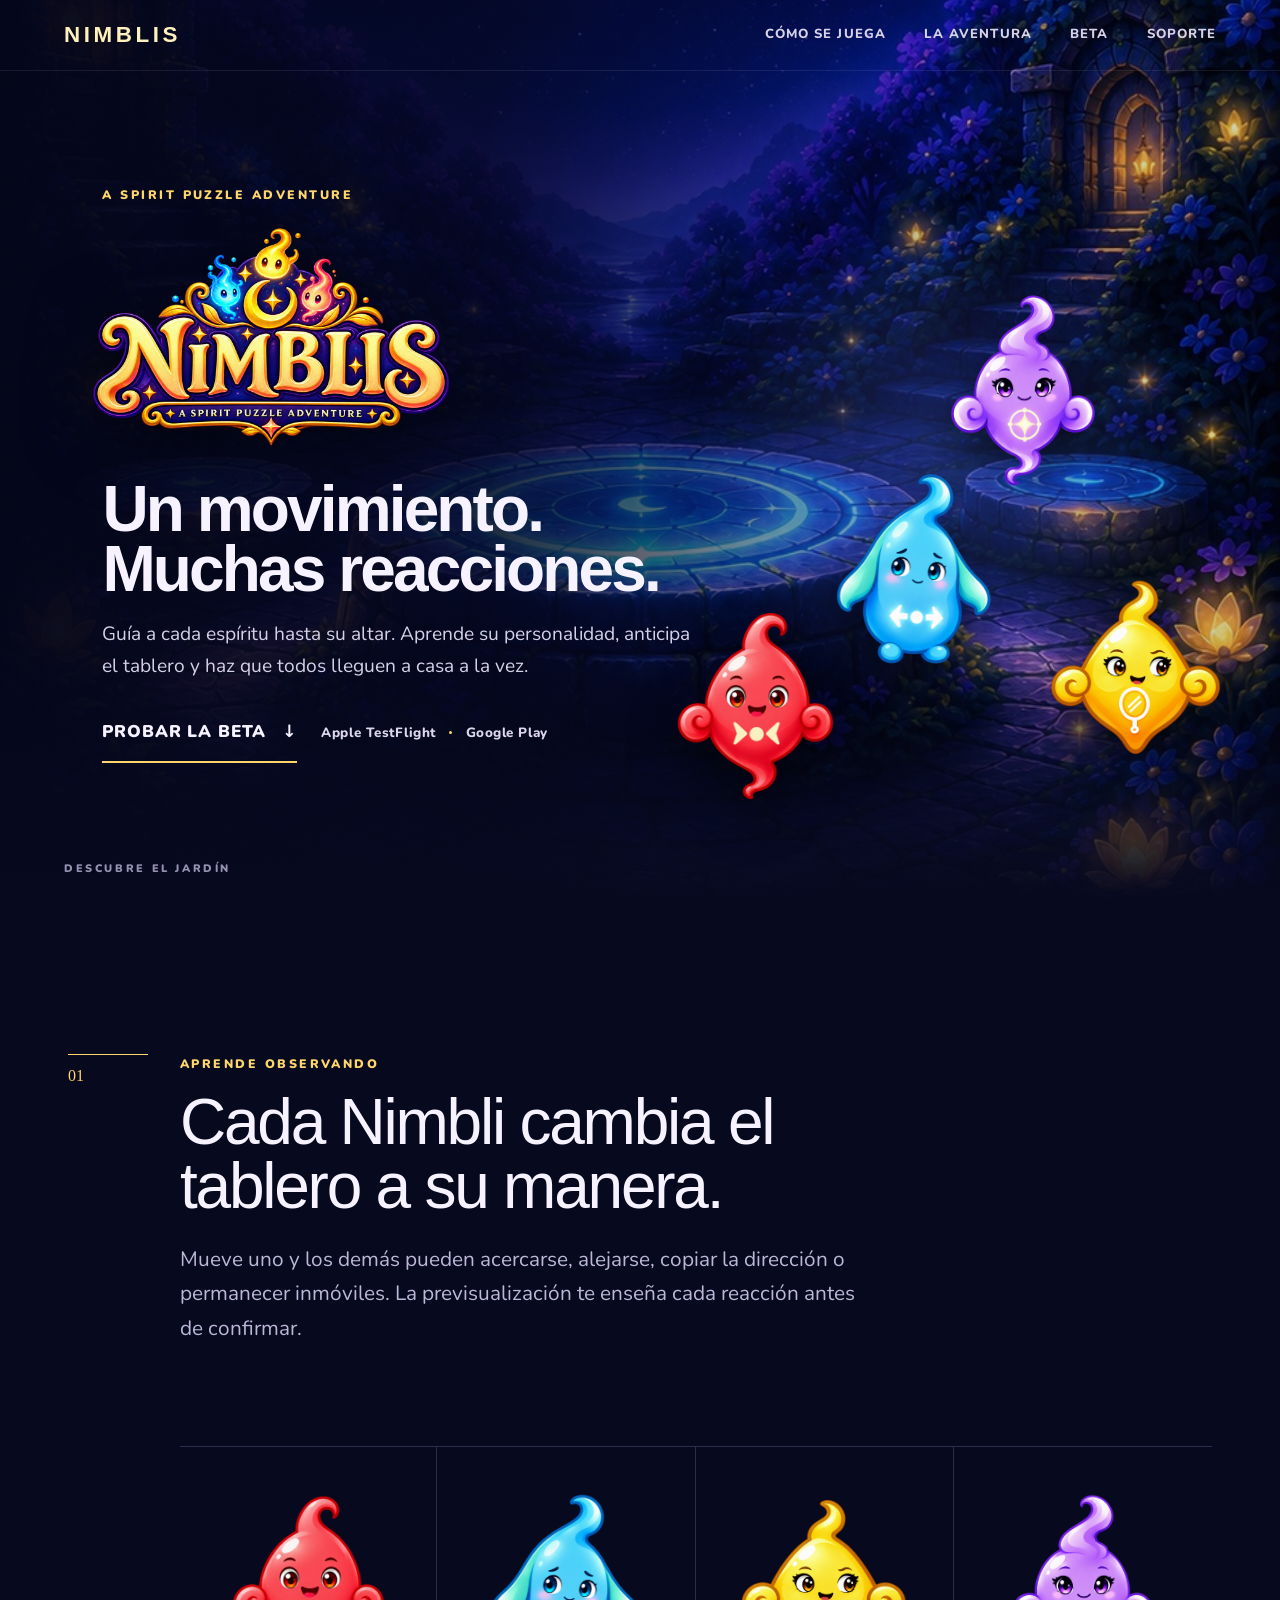
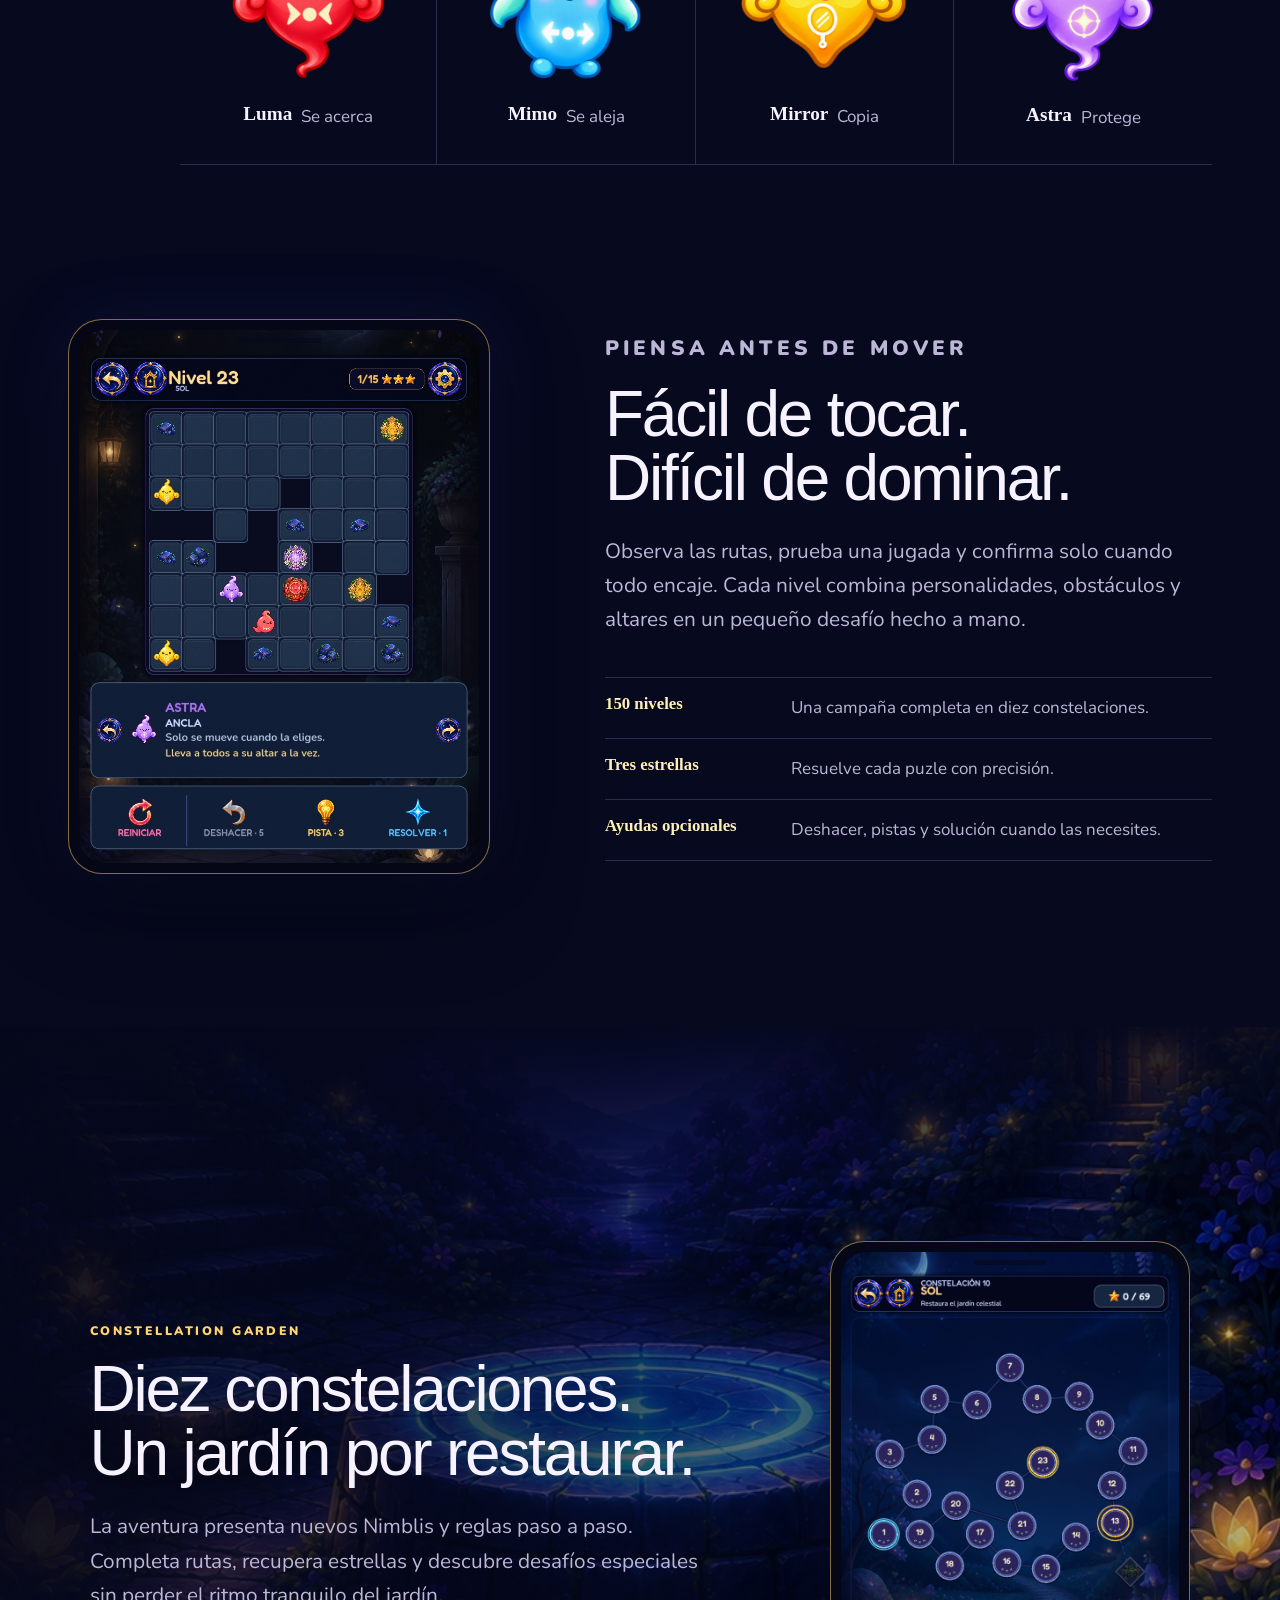
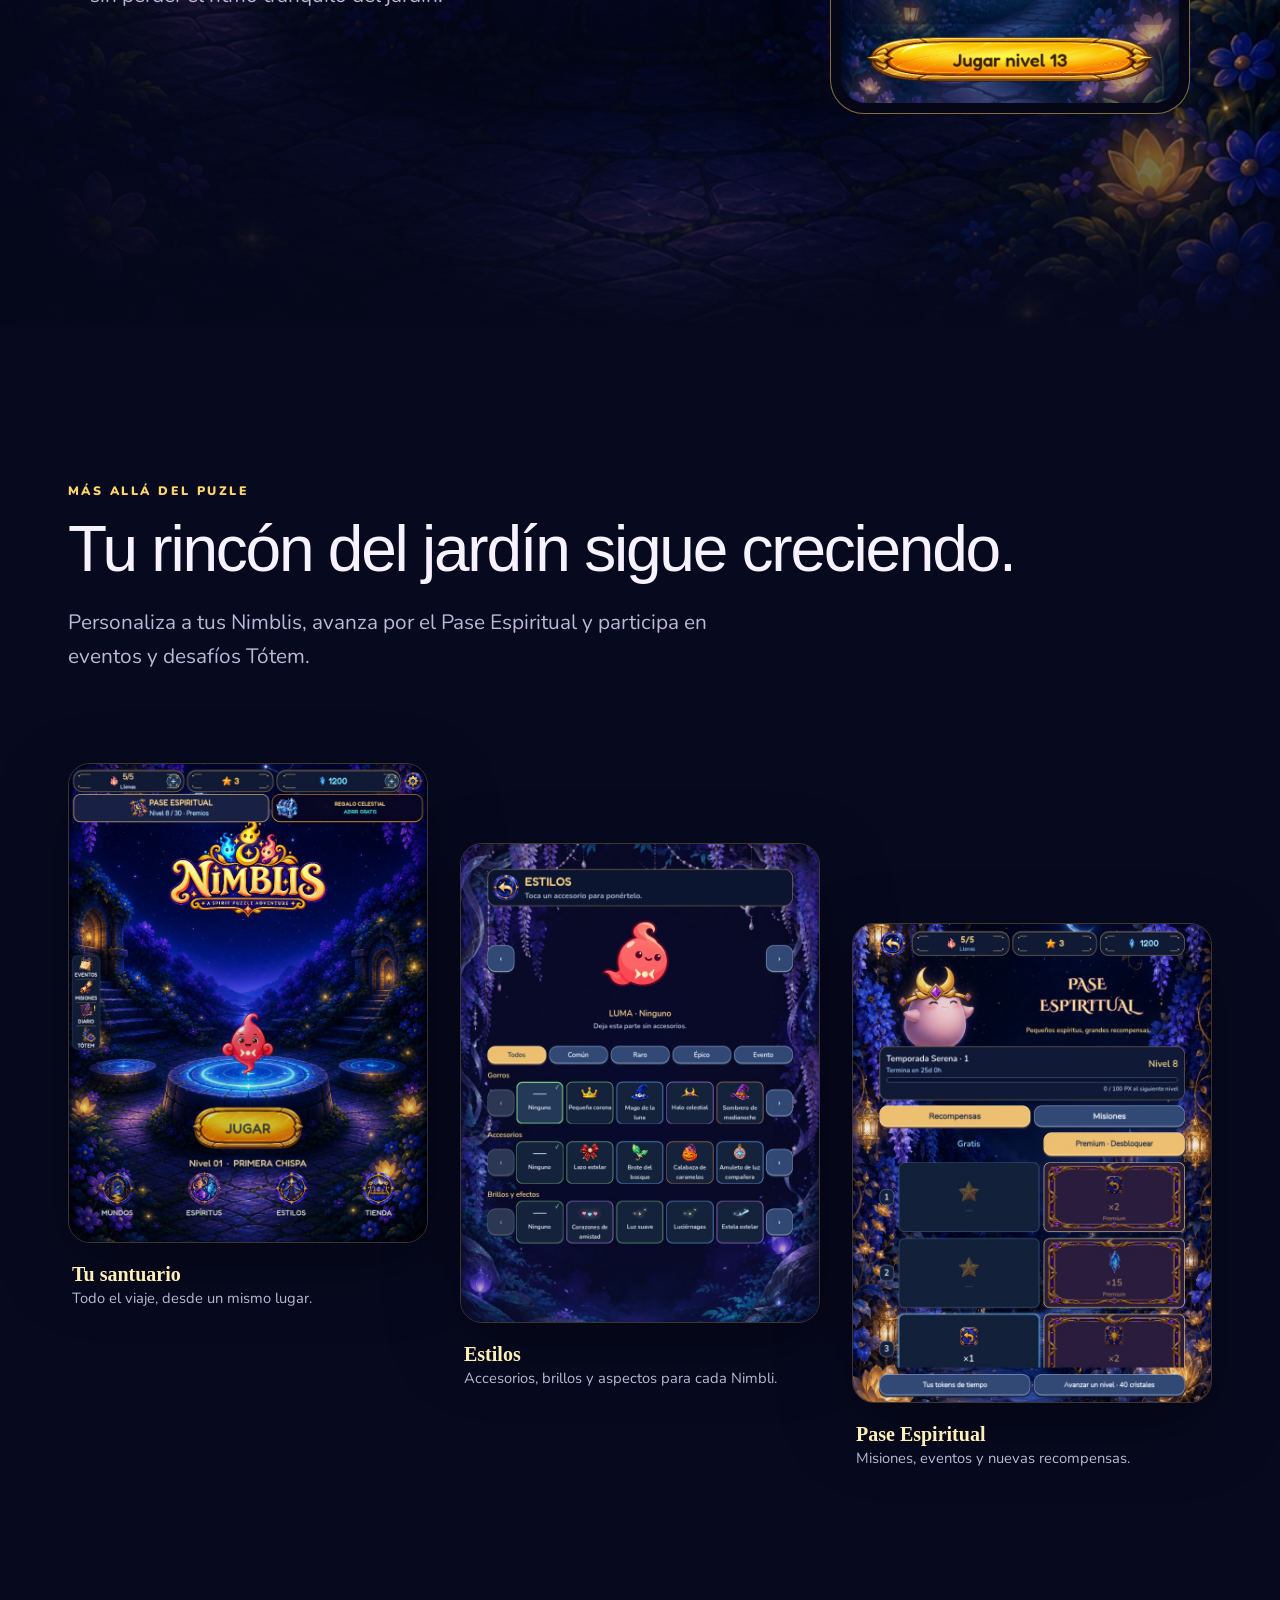
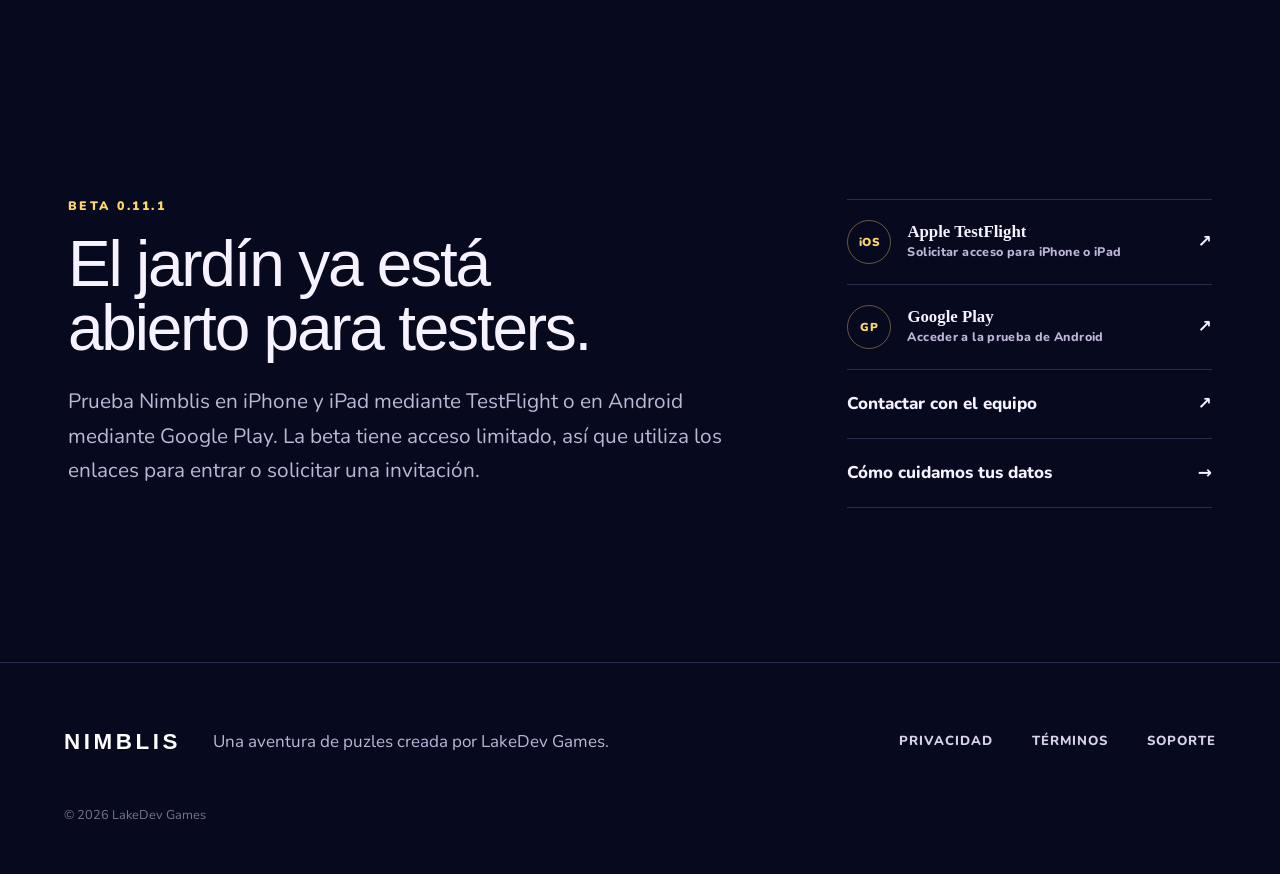
<file: index.html>
<!doctype html>
<html lang="es">
<head>
  <meta charset="utf-8">
  <meta name="viewport" content="width=device-width, initial-scale=1">
  <meta name="theme-color" content="#080b2b">
  <meta name="description" content="Nimblis es una aventura de puzles sobre pequeños espíritus que se mueven juntos. Beta disponible para iPhone, iPad y Android.">
  <meta property="og:title" content="Nimblis · A Spirit Puzzle Adventure">
  <meta property="og:description" content="Descubre cómo se relacionan, anticipa cada reacción y guía a todos los Nimblis hasta su altar. Prueba la beta en TestFlight y Google Play.">
  <meta property="og:image" content="assets/app-icon.png">
  <title>Nimblis · A Spirit Puzzle Adventure</title>
  <link rel="icon" href="assets/app-icon.png">
  <link rel="stylesheet" href="styles.css">
</head>
<body>
  <a class="skip-link" href="#main">Saltar al contenido</a>
  <header class="site-header" data-header>
    <a class="wordmark" href="index.html" aria-label="Nimblis, inicio">NIMBLIS</a>
    <nav aria-label="Navegación principal">
      <a href="#como-se-juega">Cómo se juega</a>
      <a href="#aventura">La aventura</a>
      <a href="#beta">Beta</a>
      <a href="support.html">Soporte</a>
    </nav>
  </header>

  <main id="main">
    <section class="hero" aria-labelledby="hero-title">
      <div class="hero-glow" aria-hidden="true"></div>
      <div class="hero-copy" data-reveal>
        <p class="eyebrow">A SPIRIT PUZZLE ADVENTURE</p>
        <img class="hero-logo" src="assets/nimblis-logo.png" alt="Nimblis">
        <h1 id="hero-title">Un movimiento.<br>Muchas reacciones.</h1>
        <p class="hero-lede">Guía a cada espíritu hasta su altar. Aprende su personalidad, anticipa el tablero y haz que todos lleguen a casa a la vez.</p>
        <div class="hero-actions">
          <a class="primary-cta" href="#beta">Probar la beta <span aria-hidden="true">↓</span></a>
          <p class="platform-note">Apple TestFlight <i aria-hidden="true"></i> Google Play</p>
        </div>
      </div>
      <div class="spirit-stage" aria-hidden="true" data-depth>
        <img class="spirit spirit-luma" src="assets/luma.png" alt="">
        <img class="spirit spirit-mimo" src="assets/mimo.png" alt="">
        <img class="spirit spirit-mirror" src="assets/mirror.png" alt="">
        <img class="spirit spirit-astra" src="assets/astra.png" alt="">
      </div>
      <p class="scroll-cue" aria-hidden="true">DESCUBRE EL JARDÍN</p>
    </section>

    <section class="rule-section" id="como-se-juega">
      <div class="section-number">01</div>
      <div class="rule-copy" data-reveal>
        <p class="eyebrow">APRENDE OBSERVANDO</p>
        <h2>Cada Nimbli cambia el tablero a su manera.</h2>
        <p>Mueve uno y los demás pueden acercarse, alejarse, copiar la dirección o permanecer inmóviles. La previsualización te enseña cada reacción antes de confirmar.</p>
      </div>
      <div class="spirit-line" aria-label="Los cuatro espíritus de Nimblis">
        <figure data-reveal><img src="assets/luma.png" alt="Luma"><figcaption><strong>Luma</strong><span>Se acerca</span></figcaption></figure>
        <figure data-reveal><img src="assets/mimo.png" alt="Mimo"><figcaption><strong>Mimo</strong><span>Se aleja</span></figcaption></figure>
        <figure data-reveal><img src="assets/mirror.png" alt="Mirror"><figcaption><strong>Mirror</strong><span>Copia</span></figcaption></figure>
        <figure data-reveal><img src="assets/astra.png" alt="Astra"><figcaption><strong>Astra</strong><span>Protege</span></figcaption></figure>
      </div>
    </section>

    <section class="gameplay-section" aria-labelledby="gameplay-title">
      <div class="phone-shot phone-shot-main" data-reveal>
        <img src="assets/game-puzzle.jpg" alt="Un puzle de Nimblis con Luma, Mimo, Mirror y Astra" loading="lazy" decoding="async">
      </div>
      <div class="gameplay-copy" data-reveal>
        <p class="eyebrow">PIENSA ANTES DE MOVER</p>
        <h2 id="gameplay-title">Fácil de tocar. Difícil de dominar.</h2>
        <p>Observa las rutas, prueba una jugada y confirma solo cuando todo encaje. Cada nivel combina personalidades, obstáculos y altares en un pequeño desafío hecho a mano.</p>
        <ul class="feature-list">
          <li><strong>150 niveles</strong><span>Una campaña completa en diez constelaciones.</span></li>
          <li><strong>Tres estrellas</strong><span>Resuelve cada puzle con precisión.</span></li>
          <li><strong>Ayudas opcionales</strong><span>Deshacer, pistas y solución cuando las necesites.</span></li>
        </ul>
      </div>
    </section>

    <section class="journey-section" id="aventura">
      <div class="journey-art" aria-hidden="true"></div>
      <div class="journey-layout">
        <div class="journey-copy" data-reveal>
          <p class="eyebrow">CONSTELLATION GARDEN</p>
          <h2>Diez constelaciones. Un jardín por restaurar.</h2>
          <p>La aventura presenta nuevos Nimblis y reglas paso a paso. Completa rutas, recupera estrellas y descubre desafíos especiales sin perder el ritmo tranquilo del jardín.</p>
        </div>
        <div class="phone-shot journey-phone" data-reveal>
          <img src="assets/game-map.jpg" alt="Mapa de una constelación con sus niveles conectados" loading="lazy" decoding="async">
        </div>
      </div>
    </section>

    <section class="world-section" aria-labelledby="world-title">
      <div class="world-heading" data-reveal>
        <p class="eyebrow">MÁS ALLÁ DEL PUZLE</p>
        <h2 id="world-title">Tu rincón del jardín sigue creciendo.</h2>
        <p>Personaliza a tus Nimblis, avanza por el Pase Espiritual y participa en eventos y desafíos Tótem.</p>
      </div>
      <div class="screen-gallery">
        <figure data-reveal><img src="assets/game-home.jpg" alt="Pantalla principal actual de Nimblis" loading="lazy" decoding="async"><figcaption><strong>Tu santuario</strong><span>Todo el viaje, desde un mismo lugar.</span></figcaption></figure>
        <figure data-reveal><img src="assets/game-styles.jpg" alt="Selección de accesorios para personalizar un Nimbli" loading="lazy" decoding="async"><figcaption><strong>Estilos</strong><span>Accesorios, brillos y aspectos para cada Nimbli.</span></figcaption></figure>
        <figure data-reveal><img src="assets/game-pass.jpg" alt="Recompensas y misiones del Pase Espiritual" loading="lazy" decoding="async"><figcaption><strong>Pase Espiritual</strong><span>Misiones, eventos y nuevas recompensas.</span></figcaption></figure>
      </div>
    </section>

    <section class="beta-section" id="beta">
      <div data-reveal>
        <p class="eyebrow">BETA 0.11.1</p>
        <h2>El jardín ya está abierto para testers.</h2>
        <p>Prueba Nimblis en iPhone y iPad mediante TestFlight o en Android mediante Google Play. La beta tiene acceso limitado, así que utiliza los enlaces para entrar o solicitar una invitación.</p>
      </div>
      <div class="beta-links" data-reveal>
        <a class="store-status" href="mailto:davidlago11@gmail.com?subject=Acceso%20beta%20iOS%20de%20Nimblis"><span class="store-mark">iOS</span><p><strong>Apple TestFlight</strong><small>Solicitar acceso para iPhone o iPad</small></p><b aria-hidden="true">↗</b></a>
        <a class="store-status" href="https://play.google.com/apps/testing/com.lakedevgames.nimblis" target="_blank" rel="noreferrer"><span class="play-mark" aria-hidden="true">GP</span><p><strong>Google Play</strong><small>Acceder a la prueba de Android</small></p><b aria-hidden="true">↗</b></a>
        <a href="mailto:davidlago11@gmail.com?subject=Beta%20Nimblis">Contactar con el equipo <span aria-hidden="true">↗</span></a>
        <a href="privacy.html">Cómo cuidamos tus datos <span aria-hidden="true">→</span></a>
      </div>
    </section>
  </main>

  <footer>
    <a class="wordmark" href="index.html">NIMBLIS</a>
    <p>Una aventura de puzles creada por LakeDev Games.</p>
    <nav aria-label="Legal">
      <a href="privacy.html">Privacidad</a>
      <a href="terms.html">Términos</a>
      <a href="support.html">Soporte</a>
    </nav>
    <p class="copyright">© 2026 LakeDev Games</p>
  </footer>
  <script src="site.js"></script>
</body>
</html>
</file>
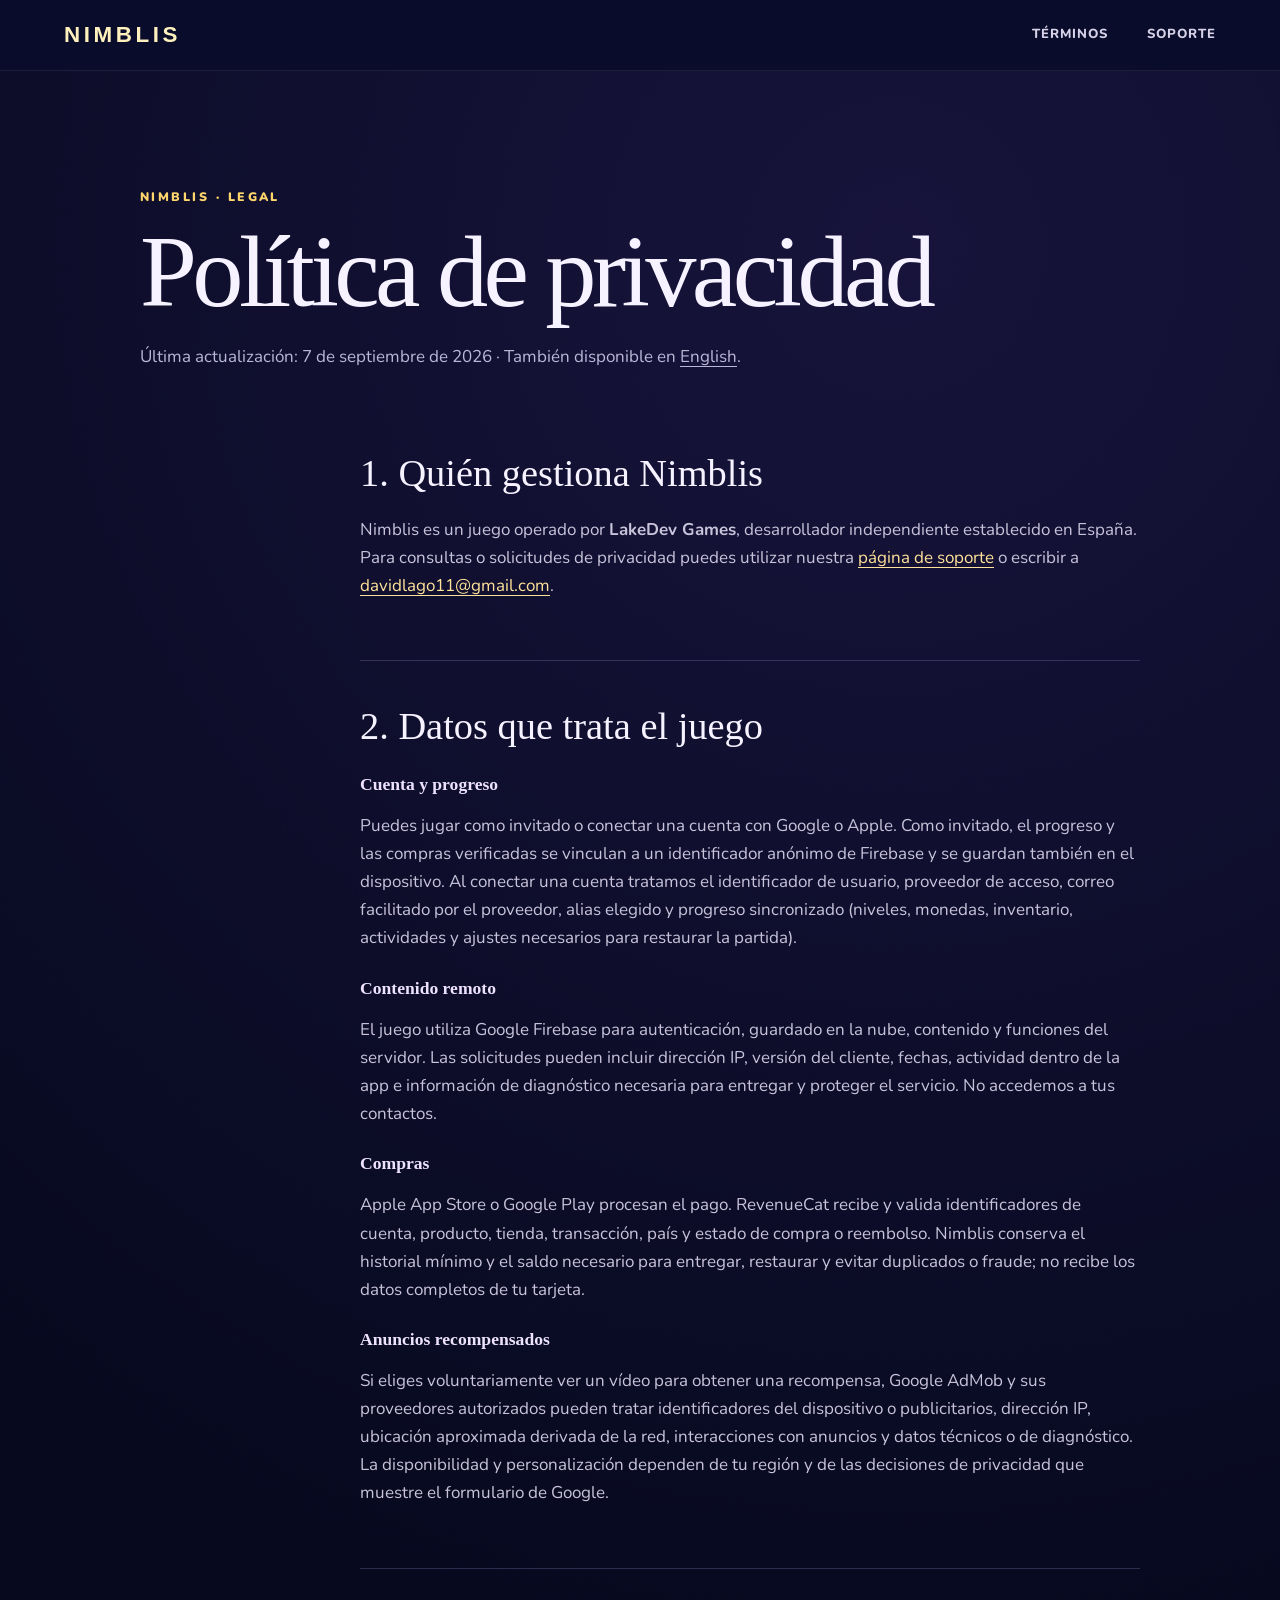
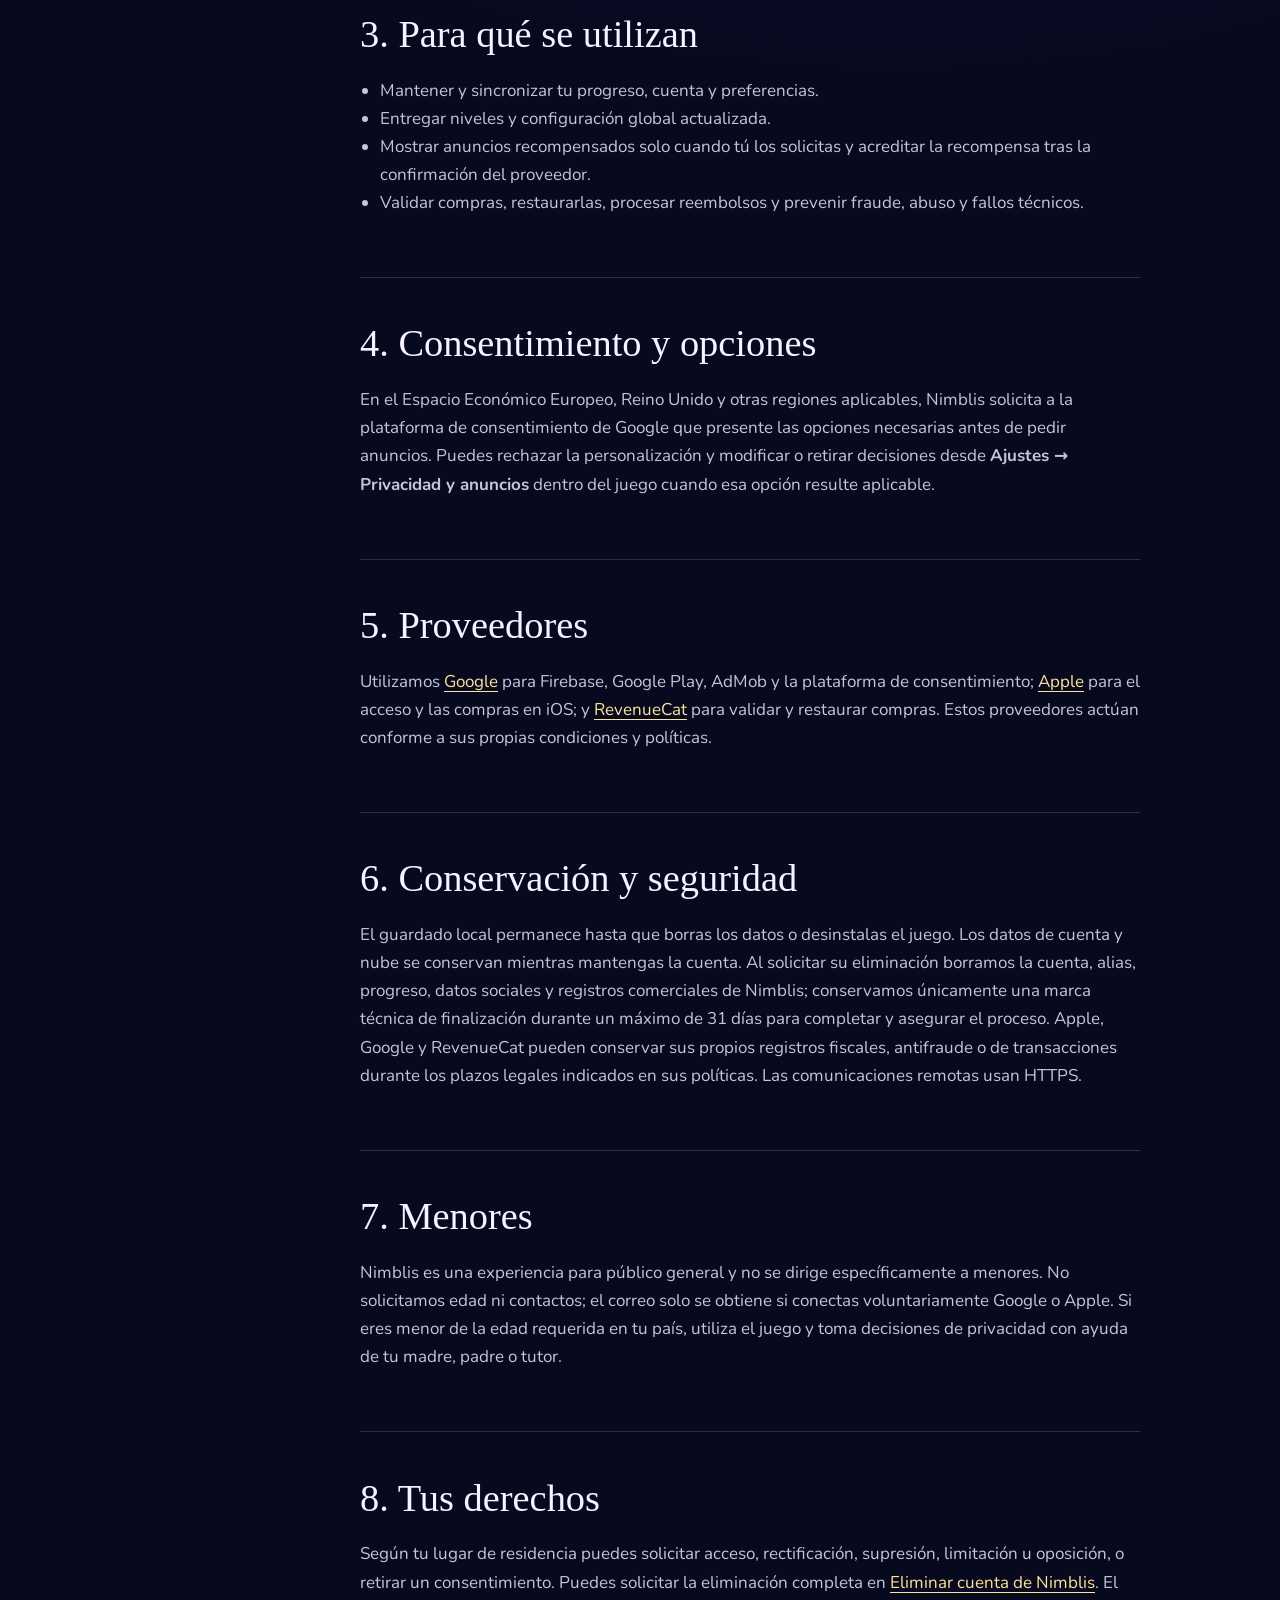
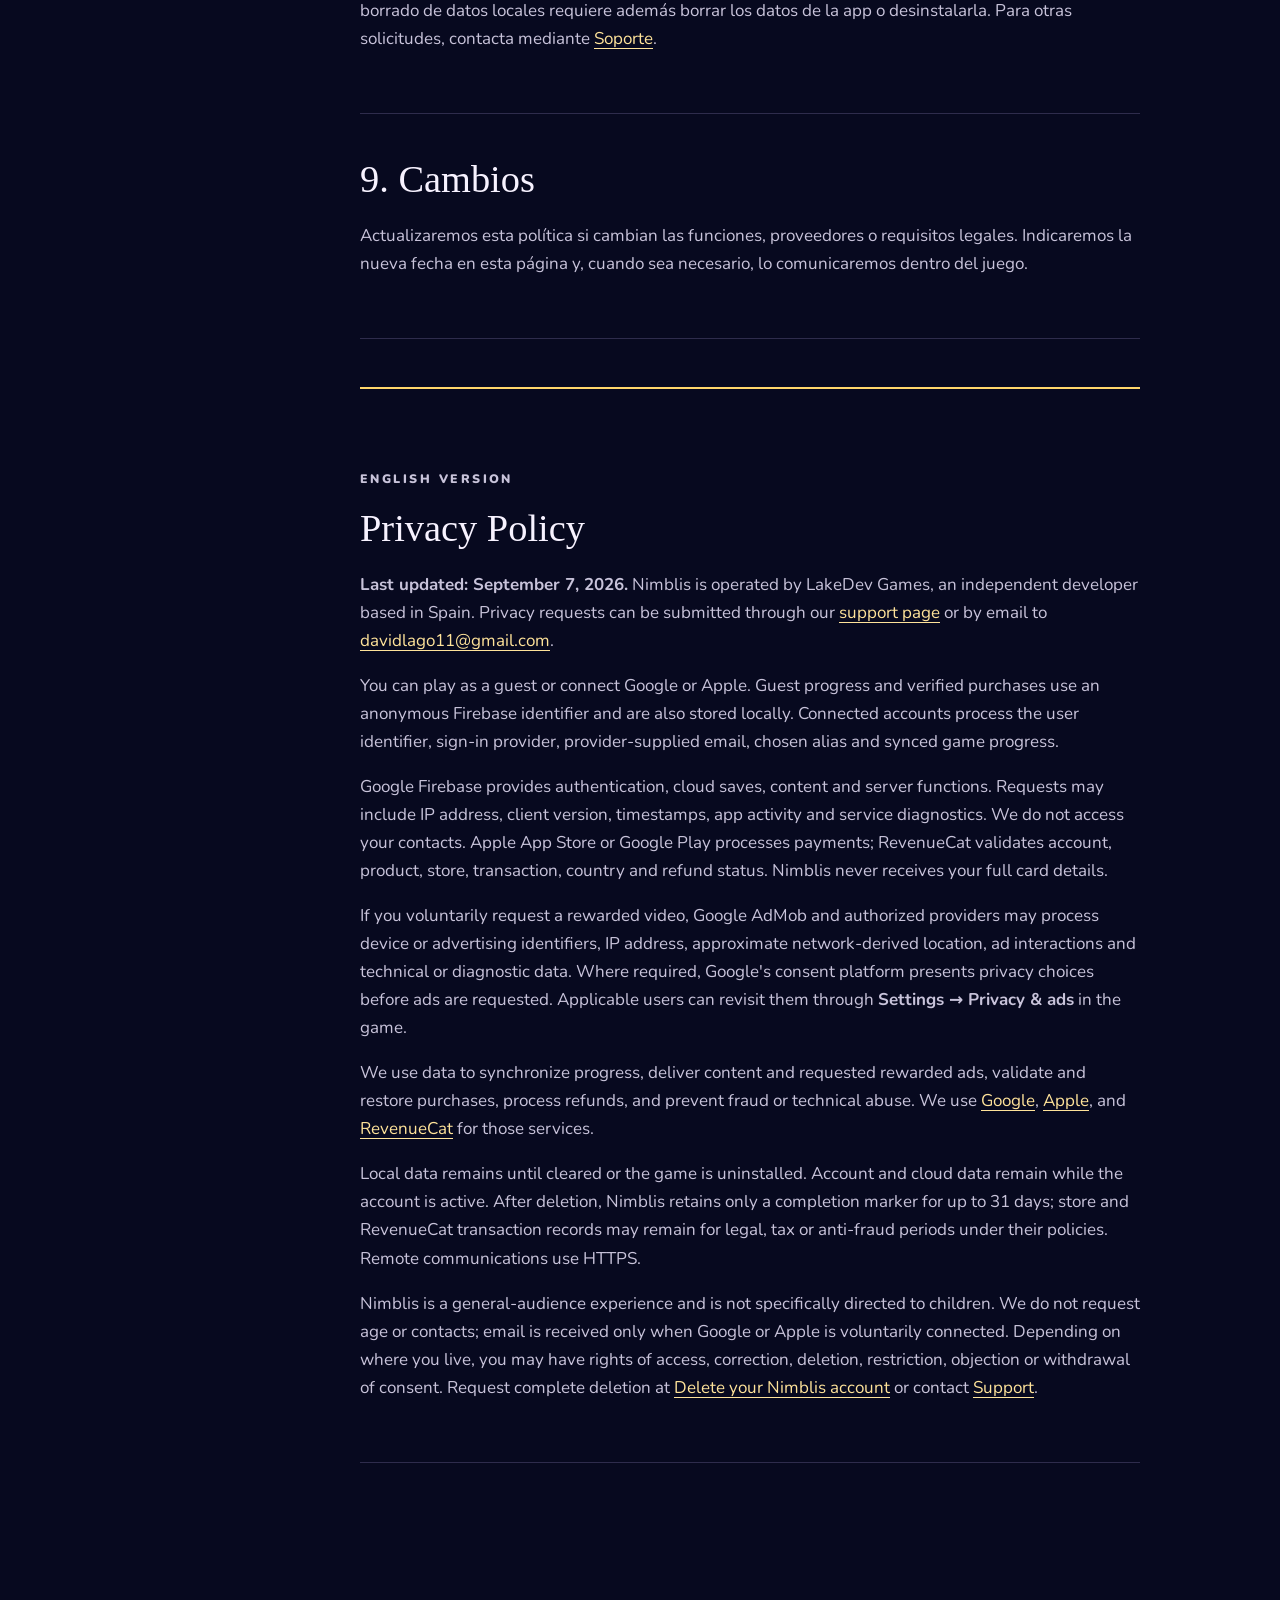
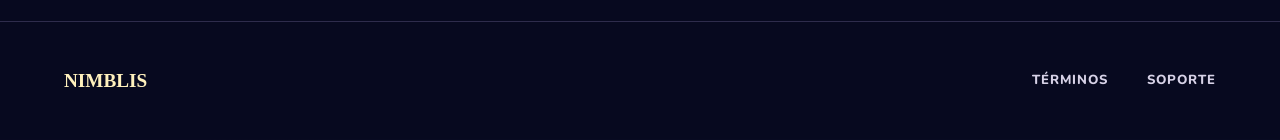
<file: privacy.html>
<!doctype html>
<html lang="es">
<head>
  <meta charset="utf-8">
  <meta name="viewport" content="width=device-width, initial-scale=1">
  <meta name="theme-color" content="#080b2b">
  <meta name="description" content="Política de privacidad de Nimblis para iOS y Android.">
  <title>Privacidad · Nimblis</title>
  <link rel="icon" href="assets/app-icon.png">
  <link rel="stylesheet" href="styles.css">
</head>
<body class="legal-page">
  <a class="skip-link" href="#main">Saltar al contenido</a>
  <header class="site-header solid">
    <a class="wordmark" href="index.html">NIMBLIS</a>
    <nav aria-label="Navegación legal"><a href="terms.html">Términos</a><a href="support.html">Soporte</a></nav>
  </header>
  <main id="main" class="legal-shell">
    <div class="legal-intro">
      <p class="eyebrow">NIMBLIS · LEGAL</p>
      <h1>Política de privacidad</h1>
      <p>Última actualización: 7 de septiembre de 2026 · También disponible en <a href="#english">English</a>.</p>
    </div>

    <article class="legal-copy">
      <section>
        <h2>1. Quién gestiona Nimblis</h2>
        <p>Nimblis es un juego operado por <strong>LakeDev Games</strong>, desarrollador independiente establecido en España. Para consultas o solicitudes de privacidad puedes utilizar nuestra <a href="support.html">página de soporte</a> o escribir a <a href="mailto:davidlago11@gmail.com">davidlago11@gmail.com</a>.</p>
      </section>
      <section>
        <h2>2. Datos que trata el juego</h2>
        <h3>Cuenta y progreso</h3>
        <p>Puedes jugar como invitado o conectar una cuenta con Google o Apple. Como invitado, el progreso y las compras verificadas se vinculan a un identificador anónimo de Firebase y se guardan también en el dispositivo. Al conectar una cuenta tratamos el identificador de usuario, proveedor de acceso, correo facilitado por el proveedor, alias elegido y progreso sincronizado (niveles, monedas, inventario, actividades y ajustes necesarios para restaurar la partida).</p>
        <h3>Contenido remoto</h3>
        <p>El juego utiliza Google Firebase para autenticación, guardado en la nube, contenido y funciones del servidor. Las solicitudes pueden incluir dirección IP, versión del cliente, fechas, actividad dentro de la app e información de diagnóstico necesaria para entregar y proteger el servicio. No accedemos a tus contactos.</p>
        <h3>Compras</h3>
        <p>Apple App Store o Google Play procesan el pago. RevenueCat recibe y valida identificadores de cuenta, producto, tienda, transacción, país y estado de compra o reembolso. Nimblis conserva el historial mínimo y el saldo necesario para entregar, restaurar y evitar duplicados o fraude; no recibe los datos completos de tu tarjeta.</p>
        <h3>Anuncios recompensados</h3>
        <p>Si eliges voluntariamente ver un vídeo para obtener una recompensa, Google AdMob y sus proveedores autorizados pueden tratar identificadores del dispositivo o publicitarios, dirección IP, ubicación aproximada derivada de la red, interacciones con anuncios y datos técnicos o de diagnóstico. La disponibilidad y personalización dependen de tu región y de las decisiones de privacidad que muestre el formulario de Google.</p>
      </section>
      <section>
        <h2>3. Para qué se utilizan</h2>
        <ul>
          <li>Mantener y sincronizar tu progreso, cuenta y preferencias.</li>
          <li>Entregar niveles y configuración global actualizada.</li>
          <li>Mostrar anuncios recompensados solo cuando tú los solicitas y acreditar la recompensa tras la confirmación del proveedor.</li>
          <li>Validar compras, restaurarlas, procesar reembolsos y prevenir fraude, abuso y fallos técnicos.</li>
        </ul>
      </section>
      <section>
        <h2>4. Consentimiento y opciones</h2>
        <p>En el Espacio Económico Europeo, Reino Unido y otras regiones aplicables, Nimblis solicita a la plataforma de consentimiento de Google que presente las opciones necesarias antes de pedir anuncios. Puedes rechazar la personalización y modificar o retirar decisiones desde <strong>Ajustes → Privacidad y anuncios</strong> dentro del juego cuando esa opción resulte aplicable.</p>
      </section>
      <section>
        <h2>5. Proveedores</h2>
        <p>Utilizamos <a href="https://policies.google.com/privacy" rel="noopener">Google</a> para Firebase, Google Play, AdMob y la plataforma de consentimiento; <a href="https://www.apple.com/legal/privacy/" rel="noopener">Apple</a> para el acceso y las compras en iOS; y <a href="https://www.revenuecat.com/privacy" rel="noopener">RevenueCat</a> para validar y restaurar compras. Estos proveedores actúan conforme a sus propias condiciones y políticas.</p>
      </section>
      <section>
        <h2>6. Conservación y seguridad</h2>
        <p>El guardado local permanece hasta que borras los datos o desinstalas el juego. Los datos de cuenta y nube se conservan mientras mantengas la cuenta. Al solicitar su eliminación borramos la cuenta, alias, progreso, datos sociales y registros comerciales de Nimblis; conservamos únicamente una marca técnica de finalización durante un máximo de 31 días para completar y asegurar el proceso. Apple, Google y RevenueCat pueden conservar sus propios registros fiscales, antifraude o de transacciones durante los plazos legales indicados en sus políticas. Las comunicaciones remotas usan HTTPS.</p>
      </section>
      <section>
        <h2>7. Menores</h2>
        <p>Nimblis es una experiencia para público general y no se dirige específicamente a menores. No solicitamos edad ni contactos; el correo solo se obtiene si conectas voluntariamente Google o Apple. Si eres menor de la edad requerida en tu país, utiliza el juego y toma decisiones de privacidad con ayuda de tu madre, padre o tutor.</p>
      </section>
      <section>
        <h2>8. Tus derechos</h2>
        <p>Según tu lugar de residencia puedes solicitar acceso, rectificación, supresión, limitación u oposición, o retirar un consentimiento. Puedes solicitar la eliminación completa en <a href="https://nimblis-game.firebaseapp.com/account/delete/">Eliminar cuenta de Nimblis</a>. El borrado de datos locales requiere además borrar los datos de la app o desinstalarla. Para otras solicitudes, contacta mediante <a href="support.html">Soporte</a>.</p>
      </section>
      <section>
        <h2>9. Cambios</h2>
        <p>Actualizaremos esta política si cambian las funciones, proveedores o requisitos legales. Indicaremos la nueva fecha en esta página y, cuando sea necesario, lo comunicaremos dentro del juego.</p>
      </section>

      <hr>
      <section id="english" lang="en">
        <p class="eyebrow">ENGLISH VERSION</p>
        <h2>Privacy Policy</h2>
        <p><strong>Last updated: September 7, 2026.</strong> Nimblis is operated by LakeDev Games, an independent developer based in Spain. Privacy requests can be submitted through our <a href="support.html">support page</a> or by email to <a href="mailto:davidlago11@gmail.com">davidlago11@gmail.com</a>.</p>
        <p>You can play as a guest or connect Google or Apple. Guest progress and verified purchases use an anonymous Firebase identifier and are also stored locally. Connected accounts process the user identifier, sign-in provider, provider-supplied email, chosen alias and synced game progress.</p>
        <p>Google Firebase provides authentication, cloud saves, content and server functions. Requests may include IP address, client version, timestamps, app activity and service diagnostics. We do not access your contacts. Apple App Store or Google Play processes payments; RevenueCat validates account, product, store, transaction, country and refund status. Nimblis never receives your full card details.</p>
        <p>If you voluntarily request a rewarded video, Google AdMob and authorized providers may process device or advertising identifiers, IP address, approximate network-derived location, ad interactions and technical or diagnostic data. Where required, Google's consent platform presents privacy choices before ads are requested. Applicable users can revisit them through <strong>Settings → Privacy &amp; ads</strong> in the game.</p>
        <p>We use data to synchronize progress, deliver content and requested rewarded ads, validate and restore purchases, process refunds, and prevent fraud or technical abuse. We use <a href="https://policies.google.com/privacy" rel="noopener">Google</a>, <a href="https://www.apple.com/legal/privacy/" rel="noopener">Apple</a>, and <a href="https://www.revenuecat.com/privacy" rel="noopener">RevenueCat</a> for those services.</p>
        <p>Local data remains until cleared or the game is uninstalled. Account and cloud data remain while the account is active. After deletion, Nimblis retains only a completion marker for up to 31 days; store and RevenueCat transaction records may remain for legal, tax or anti-fraud periods under their policies. Remote communications use HTTPS.</p>
        <p>Nimblis is a general-audience experience and is not specifically directed to children. We do not request age or contacts; email is received only when Google or Apple is voluntarily connected. Depending on where you live, you may have rights of access, correction, deletion, restriction, objection or withdrawal of consent. Request complete deletion at <a href="https://nimblis-game.firebaseapp.com/account/delete/">Delete your Nimblis account</a> or contact <a href="support.html">Support</a>.</p>
      </section>
    </article>
  </main>
  <footer class="compact-footer"><a href="index.html">NIMBLIS</a><nav><a href="terms.html">Términos</a><a href="support.html">Soporte</a></nav></footer>
</body>
</html>
</file>
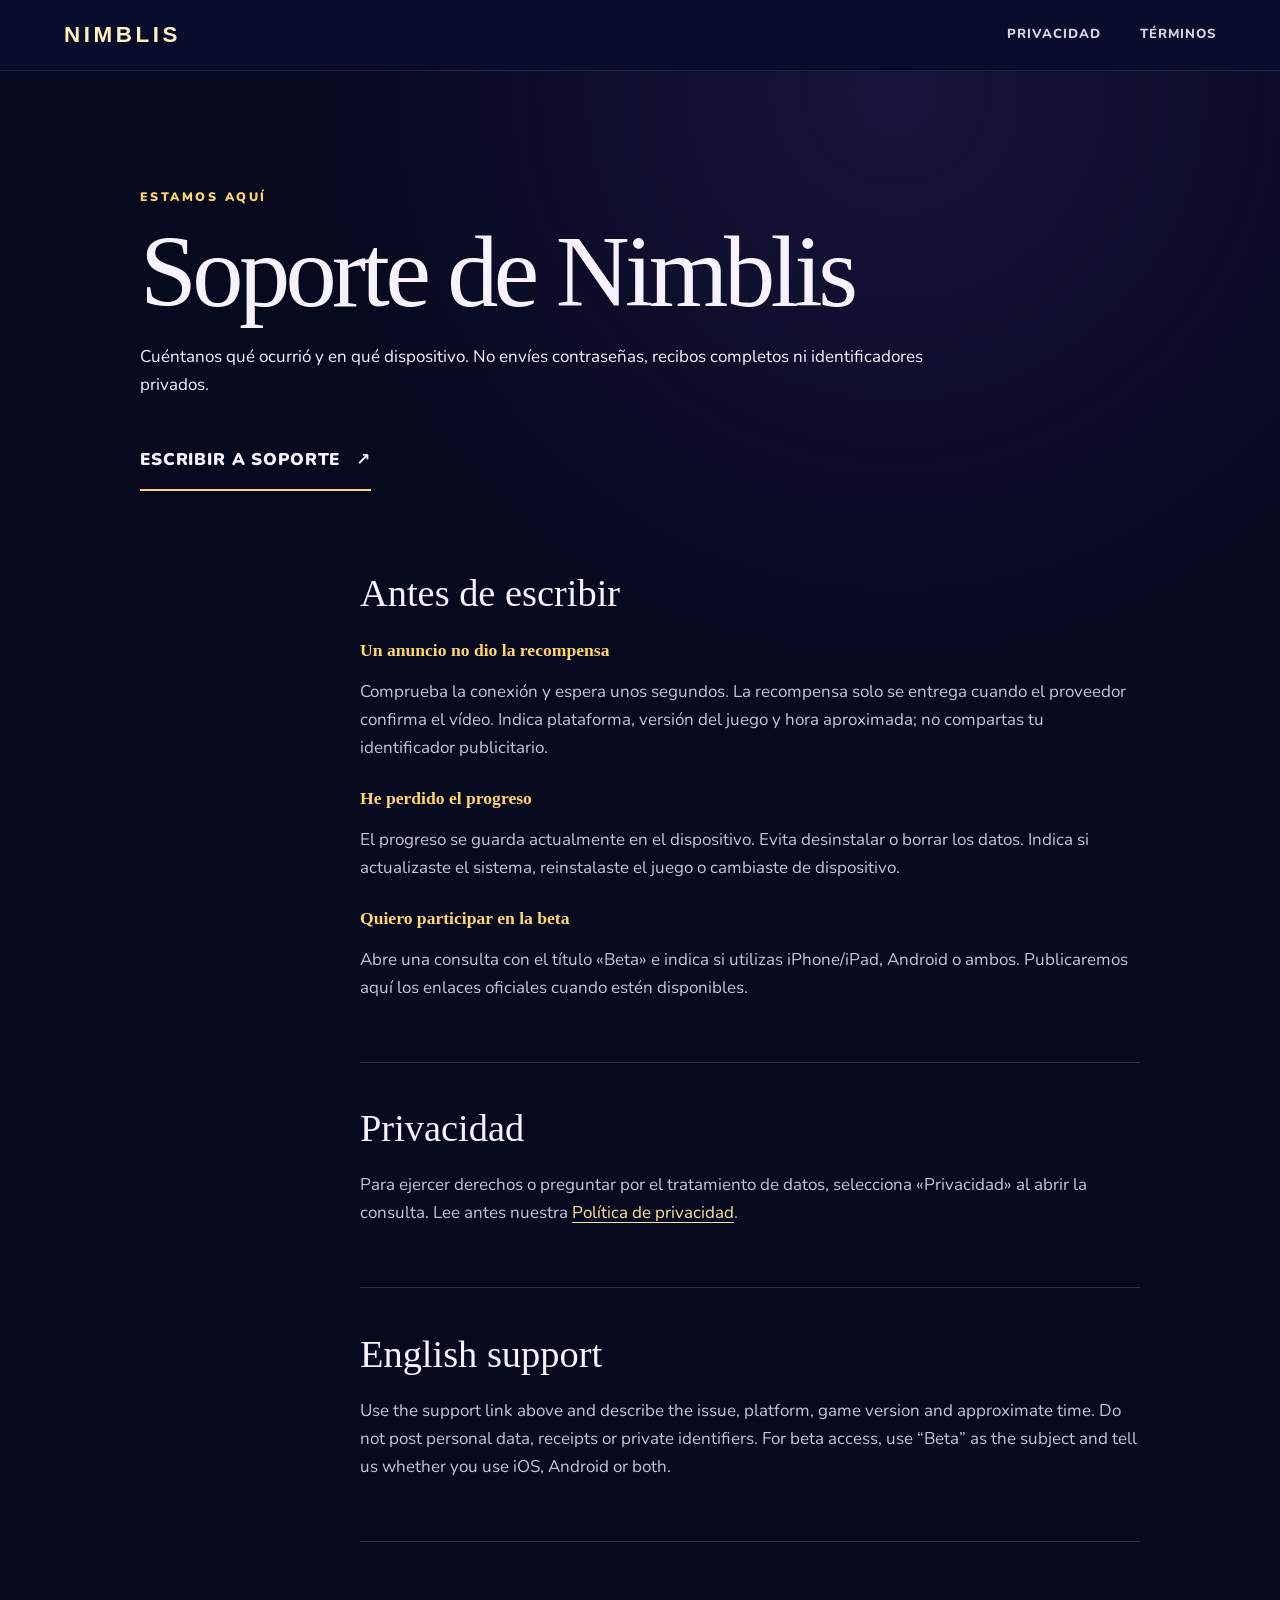
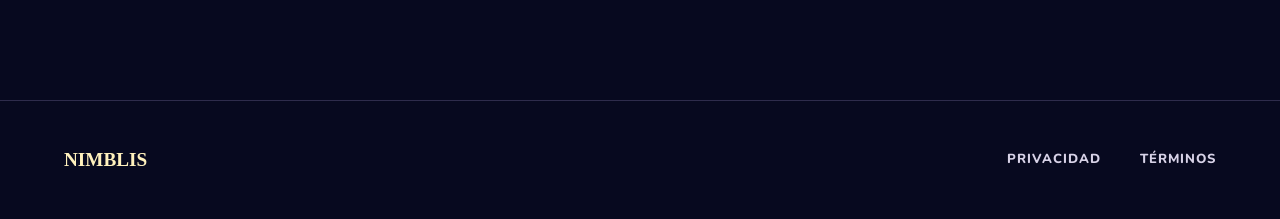
<file: support.html>
<!doctype html>
<html lang="es">
<head>
  <meta charset="utf-8"><meta name="viewport" content="width=device-width, initial-scale=1"><meta name="theme-color" content="#080b2b">
  <meta name="description" content="Soporte, preguntas frecuentes y contacto de Nimblis."><title>Soporte · Nimblis</title>
  <link rel="icon" href="assets/app-icon.png"><link rel="stylesheet" href="styles.css">
</head>
<body class="legal-page support-page">
  <a class="skip-link" href="#main">Saltar al contenido</a>
  <header class="site-header solid"><a class="wordmark" href="index.html">NIMBLIS</a><nav><a href="privacy.html">Privacidad</a><a href="terms.html">Términos</a></nav></header>
  <main id="main" class="legal-shell">
    <div class="legal-intro"><p class="eyebrow">ESTAMOS AQUÍ</p><h1>Soporte de Nimblis</h1><p>Cuéntanos qué ocurrió y en qué dispositivo. No envíes contraseñas, recibos completos ni identificadores privados.</p><a class="primary-cta" href="mailto:davidlago11@gmail.com?subject=Soporte%20Nimblis">Escribir a soporte <span aria-hidden="true">↗</span></a></div>
    <article class="legal-copy faq">
      <section><h2>Antes de escribir</h2><h3>Un anuncio no dio la recompensa</h3><p>Comprueba la conexión y espera unos segundos. La recompensa solo se entrega cuando el proveedor confirma el vídeo. Indica plataforma, versión del juego y hora aproximada; no compartas tu identificador publicitario.</p><h3>He perdido el progreso</h3><p>El progreso se guarda actualmente en el dispositivo. Evita desinstalar o borrar los datos. Indica si actualizaste el sistema, reinstalaste el juego o cambiaste de dispositivo.</p><h3>Quiero participar en la beta</h3><p>Abre una consulta con el título «Beta» e indica si utilizas iPhone/iPad, Android o ambos. Publicaremos aquí los enlaces oficiales cuando estén disponibles.</p></section>
      <section><h2>Privacidad</h2><p>Para ejercer derechos o preguntar por el tratamiento de datos, selecciona «Privacidad» al abrir la consulta. Lee antes nuestra <a href="privacy.html">Política de privacidad</a>.</p></section>
      <section lang="en"><h2>English support</h2><p>Use the support link above and describe the issue, platform, game version and approximate time. Do not post personal data, receipts or private identifiers. For beta access, use “Beta” as the subject and tell us whether you use iOS, Android or both.</p></section>
    </article>
  </main>
  <footer class="compact-footer"><a href="index.html">NIMBLIS</a><nav><a href="privacy.html">Privacidad</a><a href="terms.html">Términos</a></nav></footer>
</body>
</html>
</file>
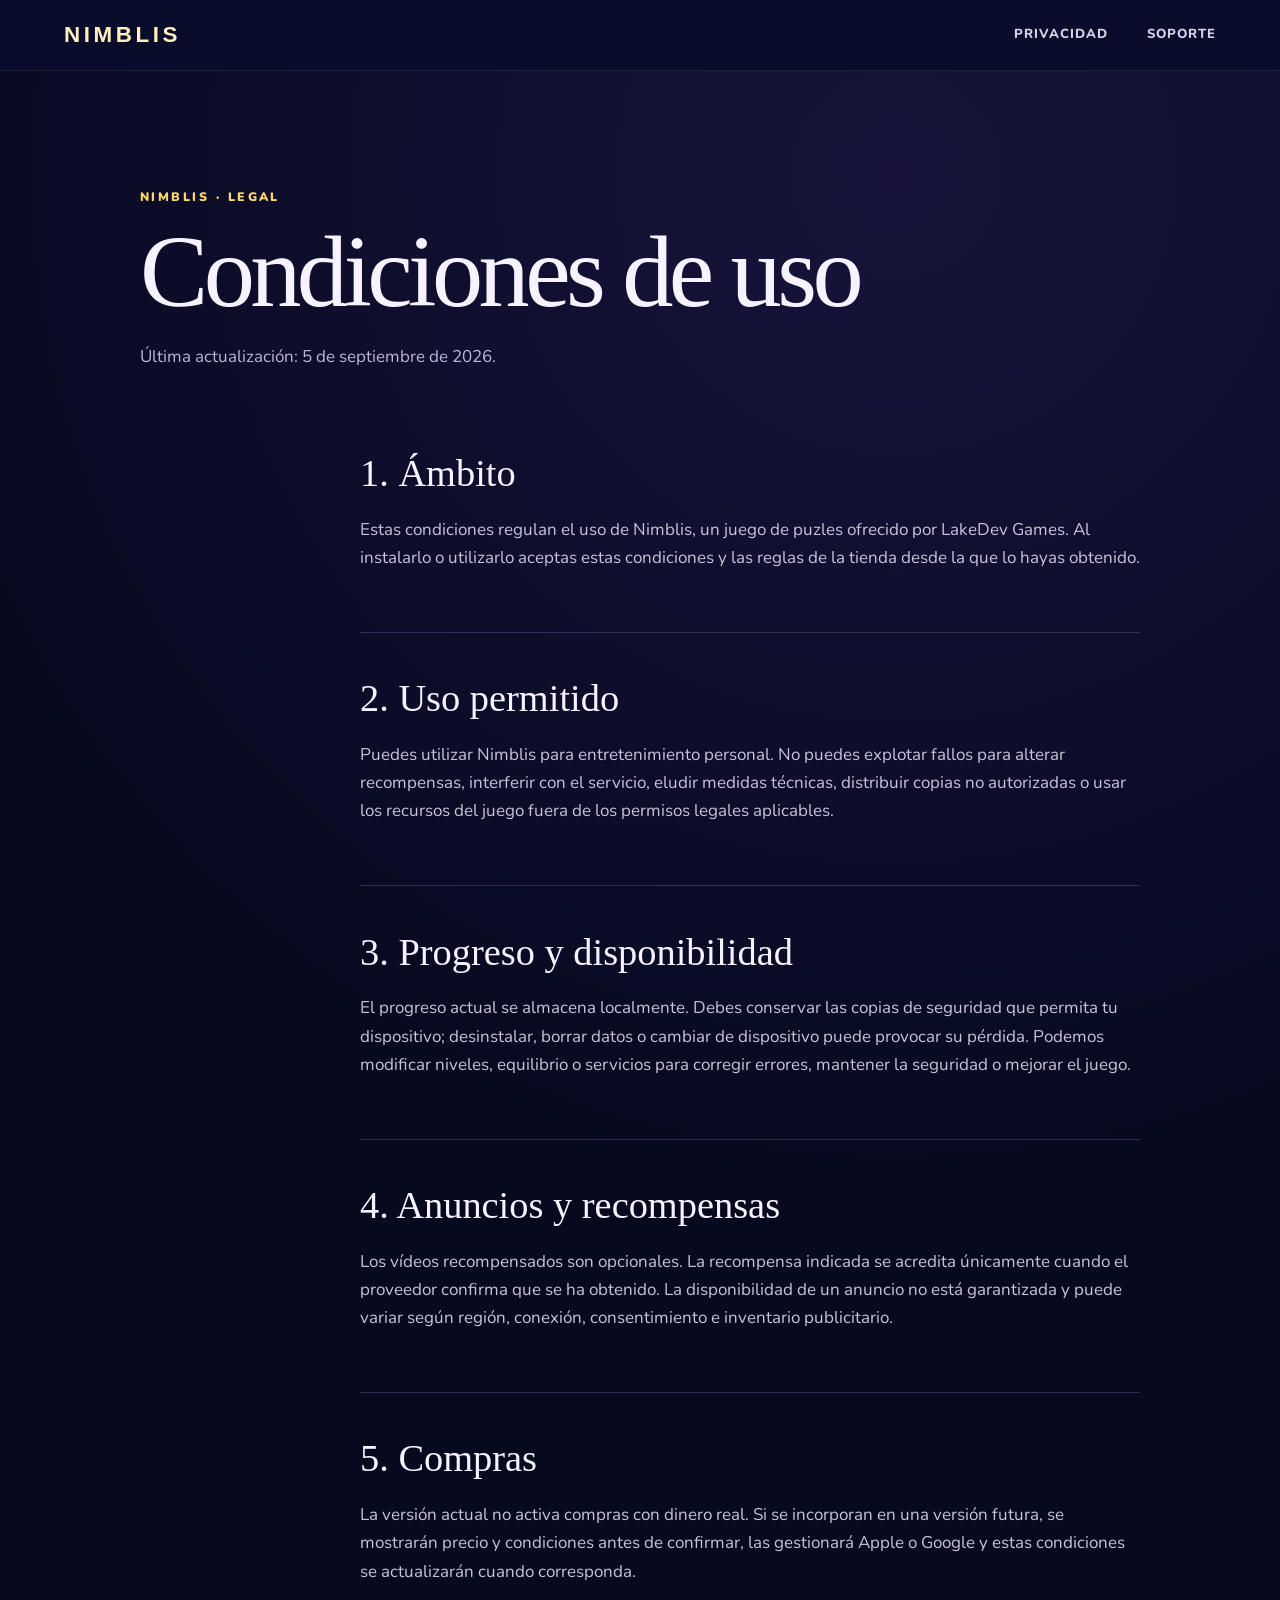
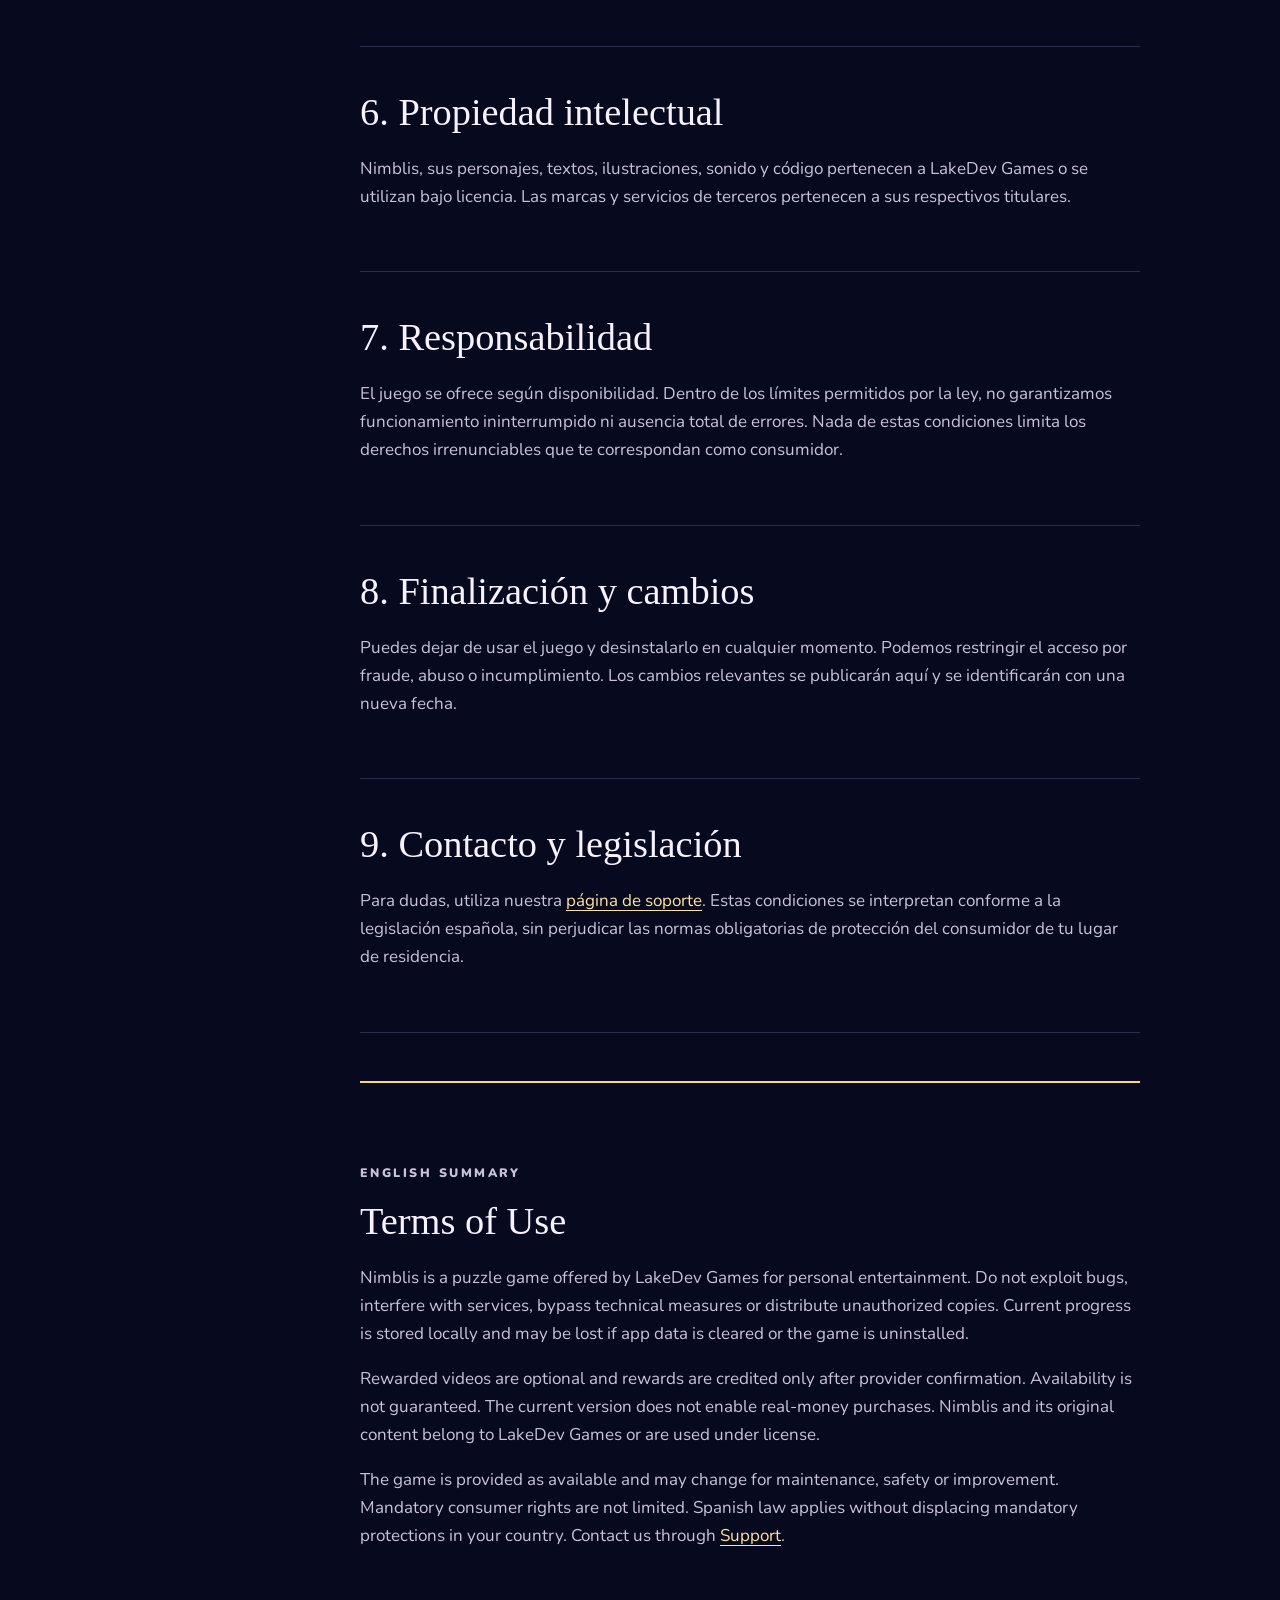
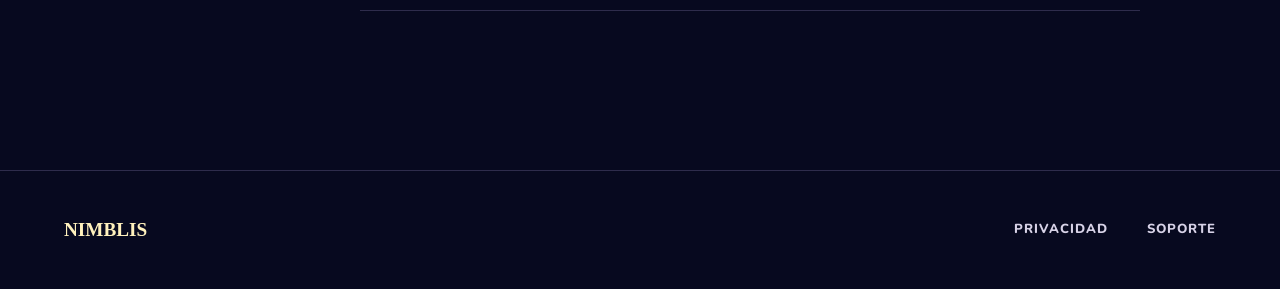
<file: terms.html>
<!doctype html>
<html lang="es">
<head>
  <meta charset="utf-8"><meta name="viewport" content="width=device-width, initial-scale=1"><meta name="theme-color" content="#080b2b">
  <meta name="description" content="Condiciones de uso de Nimblis."><title>Términos · Nimblis</title>
  <link rel="icon" href="assets/app-icon.png"><link rel="stylesheet" href="styles.css">
</head>
<body class="legal-page">
  <a class="skip-link" href="#main">Saltar al contenido</a>
  <header class="site-header solid"><a class="wordmark" href="index.html">NIMBLIS</a><nav><a href="privacy.html">Privacidad</a><a href="support.html">Soporte</a></nav></header>
  <main id="main" class="legal-shell">
    <div class="legal-intro"><p class="eyebrow">NIMBLIS · LEGAL</p><h1>Condiciones de uso</h1><p>Última actualización: 5 de septiembre de 2026.</p></div>
    <article class="legal-copy">
      <section><h2>1. Ámbito</h2><p>Estas condiciones regulan el uso de Nimblis, un juego de puzles ofrecido por LakeDev Games. Al instalarlo o utilizarlo aceptas estas condiciones y las reglas de la tienda desde la que lo hayas obtenido.</p></section>
      <section><h2>2. Uso permitido</h2><p>Puedes utilizar Nimblis para entretenimiento personal. No puedes explotar fallos para alterar recompensas, interferir con el servicio, eludir medidas técnicas, distribuir copias no autorizadas o usar los recursos del juego fuera de los permisos legales aplicables.</p></section>
      <section><h2>3. Progreso y disponibilidad</h2><p>El progreso actual se almacena localmente. Debes conservar las copias de seguridad que permita tu dispositivo; desinstalar, borrar datos o cambiar de dispositivo puede provocar su pérdida. Podemos modificar niveles, equilibrio o servicios para corregir errores, mantener la seguridad o mejorar el juego.</p></section>
      <section><h2>4. Anuncios y recompensas</h2><p>Los vídeos recompensados son opcionales. La recompensa indicada se acredita únicamente cuando el proveedor confirma que se ha obtenido. La disponibilidad de un anuncio no está garantizada y puede variar según región, conexión, consentimiento e inventario publicitario.</p></section>
      <section><h2>5. Compras</h2><p>La versión actual no activa compras con dinero real. Si se incorporan en una versión futura, se mostrarán precio y condiciones antes de confirmar, las gestionará Apple o Google y estas condiciones se actualizarán cuando corresponda.</p></section>
      <section><h2>6. Propiedad intelectual</h2><p>Nimblis, sus personajes, textos, ilustraciones, sonido y código pertenecen a LakeDev Games o se utilizan bajo licencia. Las marcas y servicios de terceros pertenecen a sus respectivos titulares.</p></section>
      <section><h2>7. Responsabilidad</h2><p>El juego se ofrece según disponibilidad. Dentro de los límites permitidos por la ley, no garantizamos funcionamiento ininterrumpido ni ausencia total de errores. Nada de estas condiciones limita los derechos irrenunciables que te correspondan como consumidor.</p></section>
      <section><h2>8. Finalización y cambios</h2><p>Puedes dejar de usar el juego y desinstalarlo en cualquier momento. Podemos restringir el acceso por fraude, abuso o incumplimiento. Los cambios relevantes se publicarán aquí y se identificarán con una nueva fecha.</p></section>
      <section><h2>9. Contacto y legislación</h2><p>Para dudas, utiliza nuestra <a href="support.html">página de soporte</a>. Estas condiciones se interpretan conforme a la legislación española, sin perjudicar las normas obligatorias de protección del consumidor de tu lugar de residencia.</p></section>
      <hr>
      <section lang="en"><p class="eyebrow">ENGLISH SUMMARY</p><h2>Terms of Use</h2><p>Nimblis is a puzzle game offered by LakeDev Games for personal entertainment. Do not exploit bugs, interfere with services, bypass technical measures or distribute unauthorized copies. Current progress is stored locally and may be lost if app data is cleared or the game is uninstalled.</p><p>Rewarded videos are optional and rewards are credited only after provider confirmation. Availability is not guaranteed. The current version does not enable real-money purchases. Nimblis and its original content belong to LakeDev Games or are used under license.</p><p>The game is provided as available and may change for maintenance, safety or improvement. Mandatory consumer rights are not limited. Spanish law applies without displacing mandatory protections in your country. Contact us through <a href="support.html">Support</a>.</p></section>
    </article>
  </main>
  <footer class="compact-footer"><a href="index.html">NIMBLIS</a><nav><a href="privacy.html">Privacidad</a><a href="support.html">Soporte</a></nav></footer>
</body>
</html>
</file>
<file: styles.css>
@font-face{font-family:Fredoka;src:url("assets/fredoka.ttf") format("truetype");font-weight:300 700;font-display:swap}
@font-face{font-family:Nunito;src:url("assets/nunito.ttf") format("truetype");font-weight:200 900;font-display:swap}
:root{--ink:#f7f2ff;--muted:#bcb7d7;--night:#07091f;--deep:#0b1035;--gold:#ffd66b;--violet:#9d73ff;--cyan:#6be8ff;--line:rgba(197,186,255,.2);--max:1240px}
*{box-sizing:border-box}
html{scroll-behavior:smooth;background:var(--night)}
body{margin:0;color:var(--ink);background:var(--night);font-family:Nunito,system-ui,sans-serif;font-size:17px;line-height:1.65}
a{color:inherit;text-decoration-thickness:1px;text-underline-offset:.22em}
img{display:block;max-width:100%}
.skip-link{position:fixed;z-index:100;left:1rem;top:1rem;transform:translateY(-180%);padding:.7rem 1rem;background:#fff;color:#111;border-radius:.5rem}.skip-link:focus{transform:none}
.site-header{position:absolute;z-index:20;top:0;left:0;width:100%;display:flex;justify-content:space-between;align-items:center;padding:1.5rem clamp(1.25rem,5vw,5rem);border-bottom:1px solid rgba(255,255,255,.08)}
body.legal-page .site-header.solid{position:relative;background:#090c2a}.site-header[data-header].solid{position:fixed;background:rgba(7,9,31,.86);backdrop-filter:blur(16px)}.site-header nav,.compact-footer nav,footer nav{display:flex;gap:clamp(1rem,3vw,2.5rem);align-items:center}.site-header nav a,footer nav a{text-decoration:none;color:#d7d2e7;font-size:.82rem;font-weight:800;letter-spacing:.08em;text-transform:uppercase}.site-header nav a:hover,.site-header nav a:focus-visible,footer nav a:hover{color:var(--gold)}
.wordmark{font:700 1.4rem/1 Fredoka,sans-serif;letter-spacing:.16em;text-decoration:none;color:#fff1bd}
.hero{min-height:100svh;position:relative;overflow:hidden;display:grid;align-items:center;padding:8rem clamp(1.25rem,8vw,8rem) 5rem;background:linear-gradient(90deg,rgba(4,6,26,.98) 0%,rgba(5,7,31,.86) 38%,rgba(5,7,31,.18) 74%),url("assets/sanctuary.jpg") center 64%/cover no-repeat}
.hero::after{content:"";position:absolute;inset:auto 0 0;height:28%;background:linear-gradient(transparent,var(--night));pointer-events:none}.hero-glow{position:absolute;width:44vw;height:44vw;right:4vw;top:20%;border-radius:50%;background:radial-gradient(circle,rgba(89,117,255,.3),transparent 65%);filter:blur(12px)}
.hero-copy{position:relative;z-index:4;max-width:650px}.hero-logo{width:min(370px,78vw);margin:0 0 .65rem -1rem;filter:drop-shadow(0 12px 34px rgba(0,0,0,.55));mix-blend-mode:screen}.hero h1{font:600 clamp(3rem,5vw,5.4rem)/.94 Fredoka,sans-serif;letter-spacing:-.045em;margin:0;max-width:920px;text-wrap:balance}.hero-lede{max-width:590px;color:#d5d0e8;font-size:clamp(1.05rem,1.5vw,1.28rem);margin:1.25rem 0 1.35rem}.eyebrow{margin:0 0 1rem;color:var(--gold);font-size:.77rem;font-weight:900;letter-spacing:.2em;text-transform:uppercase}.hero-actions{display:flex;align-items:center;gap:1.5rem;flex-wrap:wrap}.primary-cta{display:inline-flex;align-items:center;gap:1rem;padding:.9rem 0;border-bottom:2px solid var(--gold);text-decoration:none;font-weight:900;letter-spacing:.05em;text-transform:uppercase}.primary-cta span{transition:transform .2s}.primary-cta:hover span{transform:translateY(4px)}.platform-note{margin:0;color:#ded8ee;font-size:.84rem;font-weight:800;letter-spacing:.04em}.platform-note i{display:inline-block;width:3px;height:3px;margin:.2rem .55rem;border-radius:50%;background:var(--gold)}
.spirit-stage{position:absolute;z-index:3;right:-2%;bottom:3%;width:min(52vw,800px);height:66%;pointer-events:none}.spirit{position:absolute;width:clamp(130px,18vw,275px);filter:drop-shadow(0 18px 24px rgba(0,0,0,.55));animation:float 5s ease-in-out infinite}.spirit-luma{left:0;bottom:8%;animation-delay:-1s}.spirit-mimo{left:24%;bottom:31%;animation-delay:-3s}.spirit-mirror{right:8%;bottom:14%;animation-delay:-2s}.spirit-astra{right:25%;top:0;animation-delay:-4s}.scroll-cue{position:absolute;z-index:5;left:clamp(1.25rem,5vw,5rem);bottom:1.4rem;margin:0;color:#9690b1;font-size:.68rem;font-weight:900;letter-spacing:.24em}
@keyframes float{50%{transform:translateY(-14px) rotate(1.5deg)}}
.rule-section{max-width:var(--max);margin:auto;padding:clamp(6rem,12vw,11rem) clamp(1.25rem,4vw,3rem);display:grid;grid-template-columns:80px 1fr;gap:2rem}.section-number{font:500 1rem Fredoka;color:var(--gold);border-top:1px solid var(--gold);padding-top:.8rem}.rule-copy{max-width:850px}.rule-copy h2,.gameplay-copy h2,.journey-copy h2,.world-heading h2,.beta-section h2{font:500 clamp(2.5rem,5vw,5.3rem)/1 Fredoka,sans-serif;letter-spacing:-.035em;margin:0 0 1.5rem;text-wrap:balance}.rule-copy>p:last-child,.gameplay-copy>p,.journey-copy>p:last-child,.world-heading>p:last-child,.beta-section>div>p:last-child{max-width:690px;color:var(--muted);font-size:clamp(1.05rem,1.7vw,1.3rem)}
.spirit-line{grid-column:2;display:grid;grid-template-columns:repeat(4,1fr);gap:1px;margin-top:3rem;border-top:1px solid var(--line);border-bottom:1px solid var(--line)}.spirit-line figure{margin:0;padding:2rem 1rem;text-align:center;border-right:1px solid var(--line)}.spirit-line figure:last-child{border:0}.spirit-line img{width:100%;transition:transform .25s,filter .25s}.spirit-line figure:hover img{transform:translateY(-8px);filter:drop-shadow(0 16px 18px rgba(91,100,255,.25))}.spirit-line figcaption{display:flex;justify-content:center;gap:.55rem;flex-wrap:wrap}.spirit-line strong{font:600 1.2rem Fredoka}.spirit-line span{color:var(--muted)}
.gameplay-section{max-width:var(--max);margin:0 auto;padding:0 clamp(1.25rem,4vw,3rem) clamp(7rem,12vw,11rem);display:grid;grid-template-columns:minmax(280px,.82fr) 1.18fr;gap:clamp(3rem,9vw,9rem);align-items:center}.phone-shot{position:relative;width:min(100%,430px);margin:auto;padding:10px;border:1px solid rgba(255,214,107,.5);border-radius:34px;background:#050717;box-shadow:0 35px 90px rgba(0,0,0,.45),0 0 70px rgba(64,78,210,.13);overflow:hidden}.phone-shot::before{content:"";position:absolute;z-index:2;top:18px;left:50%;width:20%;height:5px;transform:translateX(-50%);border-radius:99px;background:rgba(7,9,31,.7)}.phone-shot img{width:100%;border-radius:25px}.phone-shot-main{transform:rotate(-2deg)}.feature-list{list-style:none;padding:0;margin:2.5rem 0 0;border-top:1px solid var(--line)}.feature-list li{display:grid;grid-template-columns:170px 1fr;gap:1rem;padding:1rem 0;border-bottom:1px solid var(--line)}.feature-list strong{color:#fff0b8;font:600 1.05rem Fredoka}.feature-list span{color:var(--muted)}
.journey-section{position:relative;min-height:100svh;display:flex;align-items:center;padding:clamp(5rem,8vw,8rem) clamp(1.25rem,7vw,7rem);overflow:hidden}.journey-art{position:absolute;inset:0;background:linear-gradient(90deg,rgba(5,7,26,.96) 0%,rgba(5,7,26,.68) 48%,rgba(5,7,26,.2)),linear-gradient(0deg,var(--night),transparent 25%,transparent 75%,var(--night)),url("assets/sanctuary.jpg") center 73%/cover no-repeat;transform:scale(1.03)}.journey-layout{position:relative;z-index:2;width:min(100%,var(--max));margin:auto;display:grid;grid-template-columns:1.15fr .65fr;align-items:center;gap:clamp(3rem,8vw,8rem)}.journey-copy{max-width:800px}.journey-phone{width:min(100%,360px);transform:rotate(3deg)}
.world-section{max-width:var(--max);margin:auto;padding:clamp(7rem,12vw,11rem) clamp(1.25rem,4vw,3rem)}.world-heading{max-width:980px;margin-bottom:clamp(3rem,7vw,6rem)}.screen-gallery{display:grid;grid-template-columns:1fr 1fr 1fr;gap:clamp(1rem,2.5vw,2.5rem);align-items:start}.screen-gallery figure{margin:0}.screen-gallery img{width:100%;aspect-ratio:3/4;object-fit:cover;object-position:top;border-radius:22px;border:1px solid rgba(255,214,107,.22);box-shadow:0 24px 70px rgba(0,0,0,.34);transition:transform .35s ease,box-shadow .35s ease}.screen-gallery figure:nth-child(2){margin-top:5rem}.screen-gallery figure:nth-child(3){margin-top:10rem}.screen-gallery figure:hover img{transform:translateY(-8px);box-shadow:0 34px 80px rgba(0,0,0,.5)}.screen-gallery figcaption{padding:1.2rem .25rem}.screen-gallery strong,.screen-gallery span{display:block}.screen-gallery strong{font:600 1.25rem Fredoka;color:#fff0b8}.screen-gallery span{color:var(--muted);font-size:.92rem}
.beta-section{max-width:var(--max);margin:auto;padding:clamp(6rem,12vw,11rem) clamp(1.25rem,4vw,3rem);display:grid;grid-template-columns:1.3fr .7fr;gap:clamp(3rem,8vw,8rem);align-items:end}.beta-links{display:flex;flex-direction:column;border-top:1px solid var(--line)}.beta-links>a{display:flex;justify-content:space-between;gap:1rem;padding:1.25rem 0;border-bottom:1px solid var(--line);text-decoration:none;font-weight:800}.beta-links>a:hover{color:var(--gold)}.store-status{display:flex;align-items:center;justify-content:flex-start!important;gap:1rem;padding:1.15rem 0;border-bottom:1px solid var(--line);text-decoration:none}.store-status>span{display:grid;flex:0 0 auto;place-items:center;width:44px;height:44px;border:1px solid rgba(255,214,107,.38);border-radius:50%;color:var(--gold);font-size:.72rem;font-weight:900;letter-spacing:.04em}.store-status p{margin:0}.store-status strong,.store-status small{display:block}.store-status strong{font:600 1.05rem Fredoka}.store-status small{color:var(--muted);font-size:.78rem;letter-spacing:.03em}.store-status b{margin-left:auto;font-weight:800}.store-status:hover small{color:#fff0b8}.play-mark{font-size:.72rem!important}
footer{padding:3rem clamp(1.25rem,5vw,5rem);border-top:1px solid var(--line);display:grid;grid-template-columns:auto 1fr auto;align-items:center;gap:2rem;color:var(--muted)}footer .wordmark{color:#fff}.copyright{grid-column:1/-1;margin:0;font-size:.8rem;color:#77728e}.compact-footer{display:flex;justify-content:space-between;grid-template-columns:none}.compact-footer>a{font:600 1.2rem Fredoka;text-decoration:none;color:#fff1bd}
[data-reveal]{opacity:0;transform:translateY(24px);transition:opacity .7s ease,transform .7s ease}[data-reveal].visible{opacity:1;transform:none}
.legal-page{background:radial-gradient(circle at 70% 5%,rgba(87,62,172,.2),transparent 30%),var(--night)}.legal-shell{width:min(100% - 2.5rem,1000px);margin:auto;padding:clamp(5rem,9vw,9rem) 0}.legal-intro{max-width:820px;margin-bottom:5rem}.legal-intro h1{font:500 clamp(3.5rem,8vw,7rem)/.95 Fredoka;margin:.5rem 0 1.4rem;letter-spacing:-.045em}.legal-intro>p:last-child{color:var(--muted)}.legal-intro .primary-cta{margin-top:1rem}.legal-copy{max-width:780px;margin-left:auto}.legal-copy section{padding:0 0 2.7rem;margin:0 0 2.7rem;border-bottom:1px solid var(--line)}.legal-copy h2{font:500 clamp(1.8rem,3vw,2.7rem)/1.15 Fredoka;margin:0 0 1.3rem}.legal-copy h3{font:600 1.1rem Fredoka;color:#eee3ff;margin:1.6rem 0 .4rem}.legal-copy p,.legal-copy li{color:#c8c3da}.legal-copy a{color:#ffe39a}.legal-copy hr{border:0;border-top:2px solid var(--gold);margin:3rem 0 5rem}.legal-copy ul{padding-left:1.25rem}.faq h3{color:var(--gold)}
@media(max-width:900px){.site-header[data-header] nav a:nth-child(-n+2){display:none}.gameplay-section{grid-template-columns:.8fr 1.2fr;gap:3rem}.journey-layout{grid-template-columns:1fr .6fr}.feature-list li{grid-template-columns:1fr}.screen-gallery{gap:1rem}}
@media(max-width:720px){.hero{padding:5.3rem 1.15rem 12.5rem;align-items:start;background:linear-gradient(180deg,rgba(4,6,26,.9),rgba(4,6,26,.35) 58%,var(--night)),url("assets/sanctuary.jpg") center/cover}.hero-copy{max-width:520px}.hero-logo{width:230px;margin-bottom:.35rem}.hero h1{font-size:clamp(2.85rem,12vw,4.2rem)}.hero-lede{font-size:.96rem;line-height:1.5;margin:.85rem 0 1rem}.hero-actions{gap:.6rem 1rem}.primary-cta{padding:.55rem 0}.platform-note{font-size:.74rem}.spirit-stage{left:0;right:auto;bottom:1.6rem;width:100%;height:145px}.spirit{top:auto;right:auto;bottom:0;width:min(27vw,112px)}.spirit-luma{left:0}.spirit-mimo{left:24%;bottom:12px}.spirit-mirror{left:49%}.spirit-astra{left:74%;bottom:12px}.scroll-cue{display:none}.rule-section{grid-template-columns:1fr}.section-number{width:60px}.spirit-line{grid-column:1;grid-template-columns:repeat(2,1fr)}.spirit-line figure:nth-child(2){border-right:0}.spirit-line figure:nth-child(-n+2){border-bottom:1px solid var(--line)}.gameplay-section{grid-template-columns:1fr}.gameplay-copy{order:-1}.journey-section{min-height:auto}.journey-layout{grid-template-columns:1fr}.journey-phone{width:min(78vw,340px)}.screen-gallery{grid-template-columns:1fr 1fr}.screen-gallery figure:nth-child(2),.screen-gallery figure:nth-child(3){margin-top:0}.screen-gallery figure:nth-child(3){grid-column:1/-1;width:50%;margin-left:auto;margin-right:auto}.beta-section{grid-template-columns:1fr}footer{grid-template-columns:1fr}footer nav{flex-wrap:wrap}.copyright{grid-column:1}.compact-footer{display:flex}}
@media(max-width:520px){body{font-size:16px}.site-header{padding:1.15rem}.site-header nav{gap:1rem}.site-header nav a{font-size:.7rem}.hero-logo{margin-left:-.6rem}.hero-actions{display:block}.platform-note{margin-top:.65rem}.rule-section,.gameplay-section,.world-section,.beta-section{padding-inline:1.15rem}.spirit-line figure{padding:1.25rem .4rem}.spirit-line figcaption{display:block}.spirit-line span{display:block}.journey-section{padding:5rem 1.15rem}.screen-gallery{display:flex;overflow-x:auto;scroll-snap-type:x mandatory;padding-bottom:1rem}.screen-gallery figure,.screen-gallery figure:nth-child(3){flex:0 0 78vw;width:auto;margin:0;scroll-snap-align:center}.legal-shell{width:min(100% - 2rem,1000px)}.compact-footer{align-items:flex-start}.compact-footer nav{flex-direction:column;align-items:flex-end;gap:.7rem}}
@media(prefers-reduced-motion:reduce){html{scroll-behavior:auto}.spirit{animation:none}[data-reveal]{opacity:1;transform:none;transition:none}.spirit-line img,.primary-cta span,.screen-gallery img{transition:none}}
</file>
